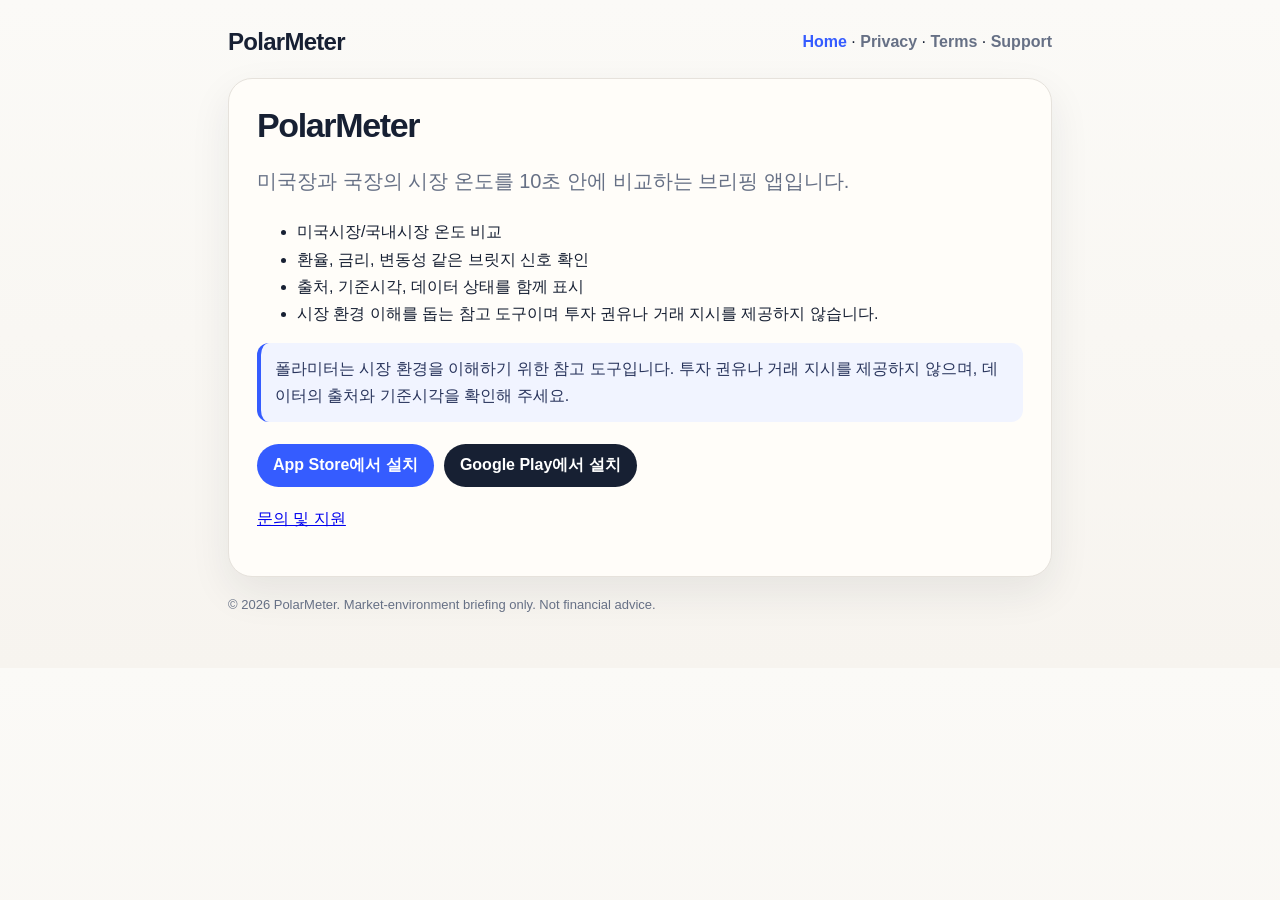
<file: index.html>
<!doctype html>
<html lang="ko">
<head>
  <meta charset="utf-8" />
  <meta name="viewport" content="width=device-width, initial-scale=1" />
  <title>PolarMeter · 미국장과 국장의 시장 온도</title>
  <meta name="description" content="미국장과 국장의 시장 온도를 비교하고, 주요 신호와 데이터 기준시각을 함께 확인하는 폴라미터 앱입니다." />
  <link rel="stylesheet" href="styles.css" />
</head>
<body>
  <main class="wrap">
    <header class="hero">
      <div class="brand">PolarMeter</div>
      <nav><a href="index.html" class="active">Home</a> · <a href="privacy.html">Privacy</a> · <a href="terms.html">Terms</a> · <a href="support.html">Support</a></nav>
    </header>
    <section class="card">

<h1>PolarMeter</h1>
<p class="lead">미국장과 국장의 시장 온도를 10초 안에 비교하는 브리핑 앱입니다.</p>
<ul>
  <li>미국시장/국내시장 온도 비교</li>
  <li>환율, 금리, 변동성 같은 브릿지 신호 확인</li>
  <li>출처, 기준시각, 데이터 상태를 함께 표시</li>
  <li>시장 환경 이해를 돕는 참고 도구이며 투자 권유나 거래 지시를 제공하지 않습니다.</li>
</ul>
<p class="note">폴라미터는 시장 환경을 이해하기 위한 참고 도구입니다. 투자 권유나 거래 지시를 제공하지 않으며, 데이터의 출처와 기준시각을 확인해 주세요.</p>
<div class="download-actions" aria-label="폴라미터 설치">
  <a class="button" href="https://apps.apple.com/kr/app/polarmeter/id6789834495">App Store에서 설치</a>
  <a class="button button-secondary" href="https://play.google.com/store/apps/details?id=com.pinklia.polarmeter&amp;hl=ko&amp;gl=KR">Google Play에서 설치</a>
</div>
<p><a href="support.html">문의 및 지원</a></p>

    </section>
    <footer>© 2026 PolarMeter. Market-environment briefing only. Not financial advice.</footer>
  </main>
</body>
</html>
</file>
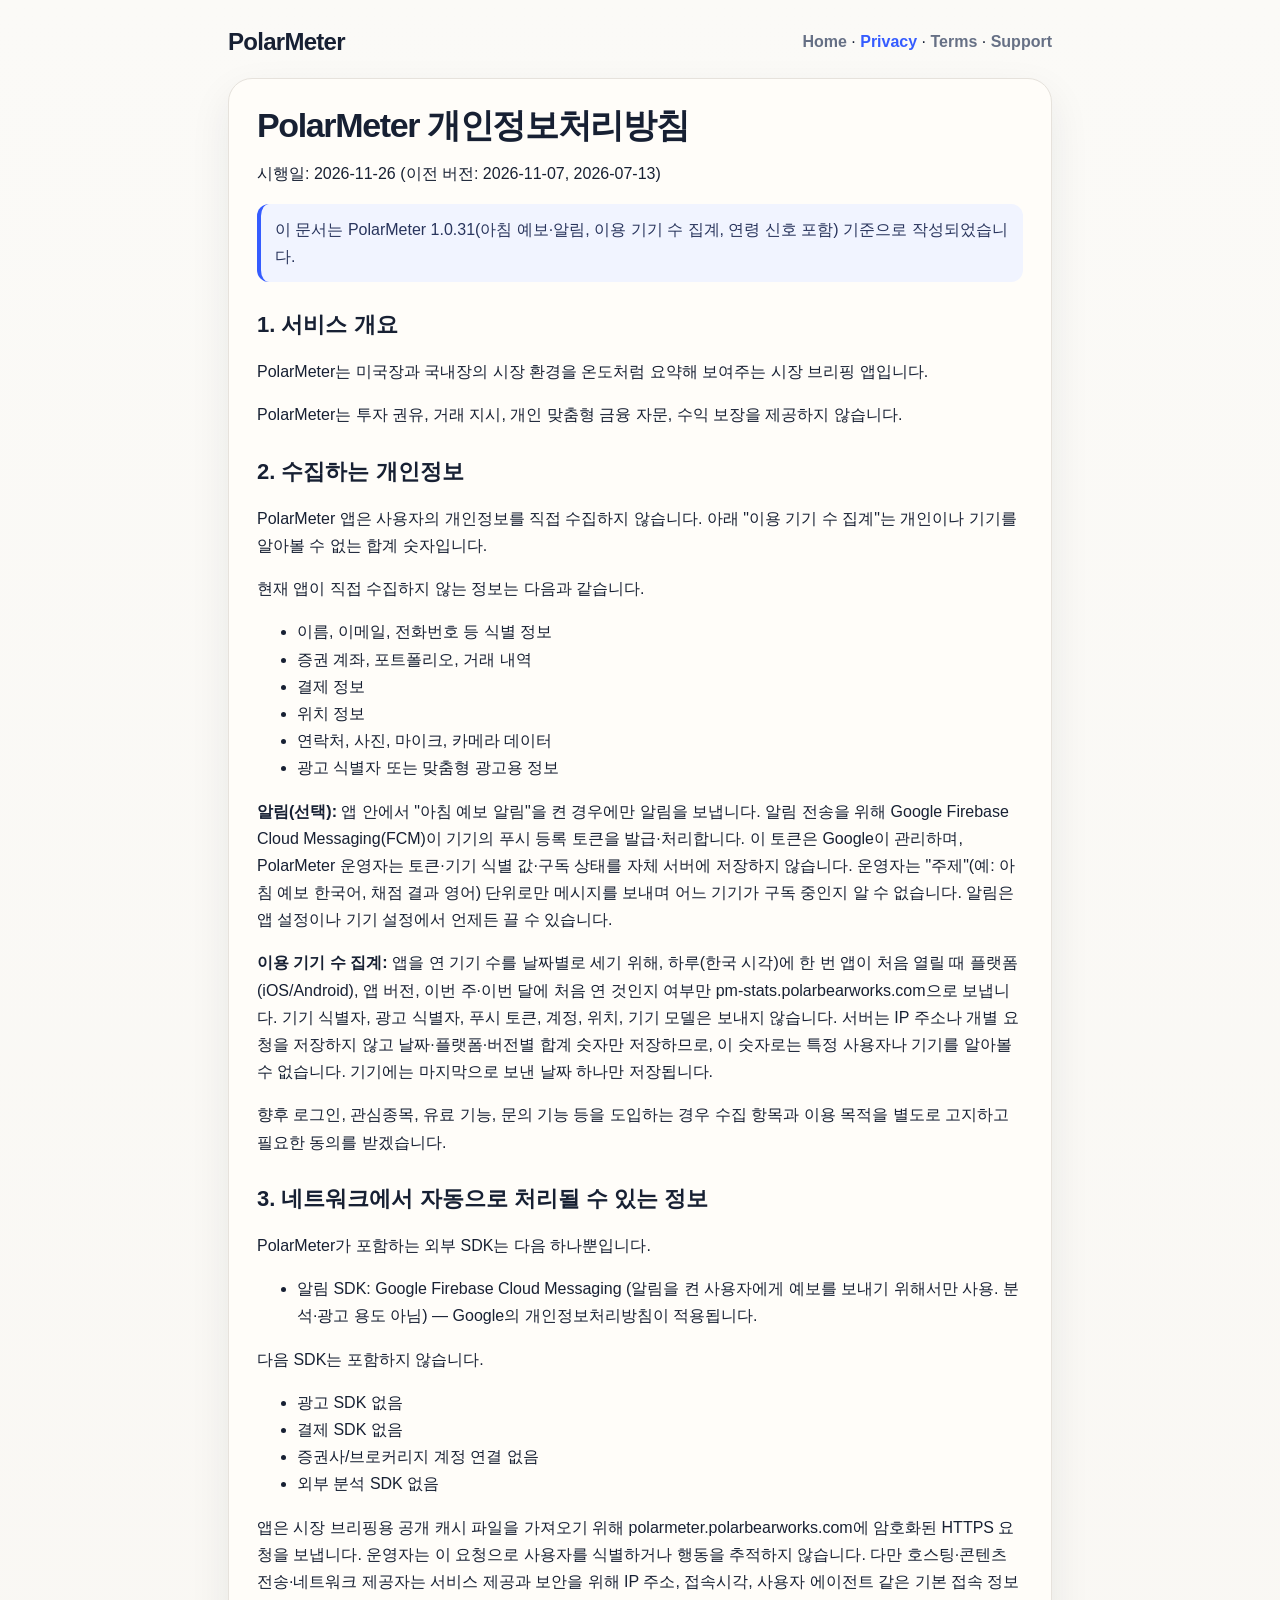
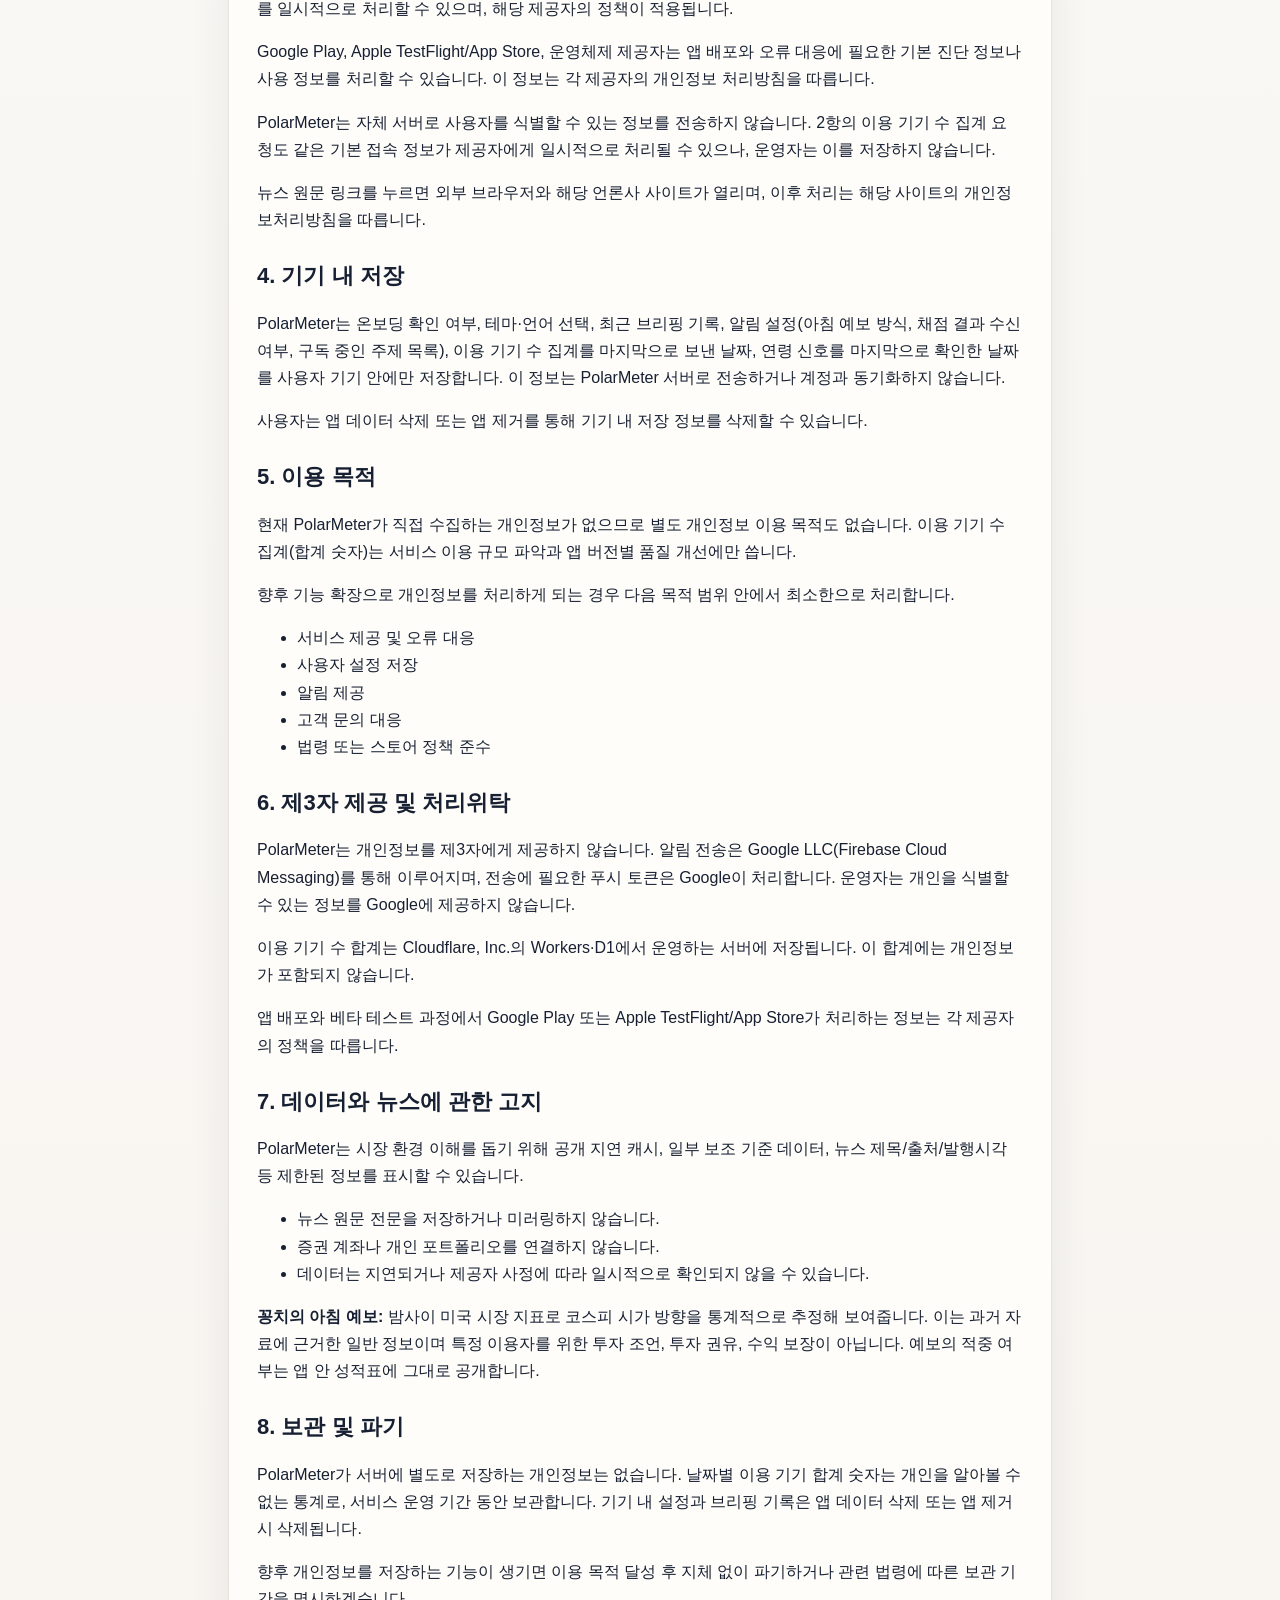
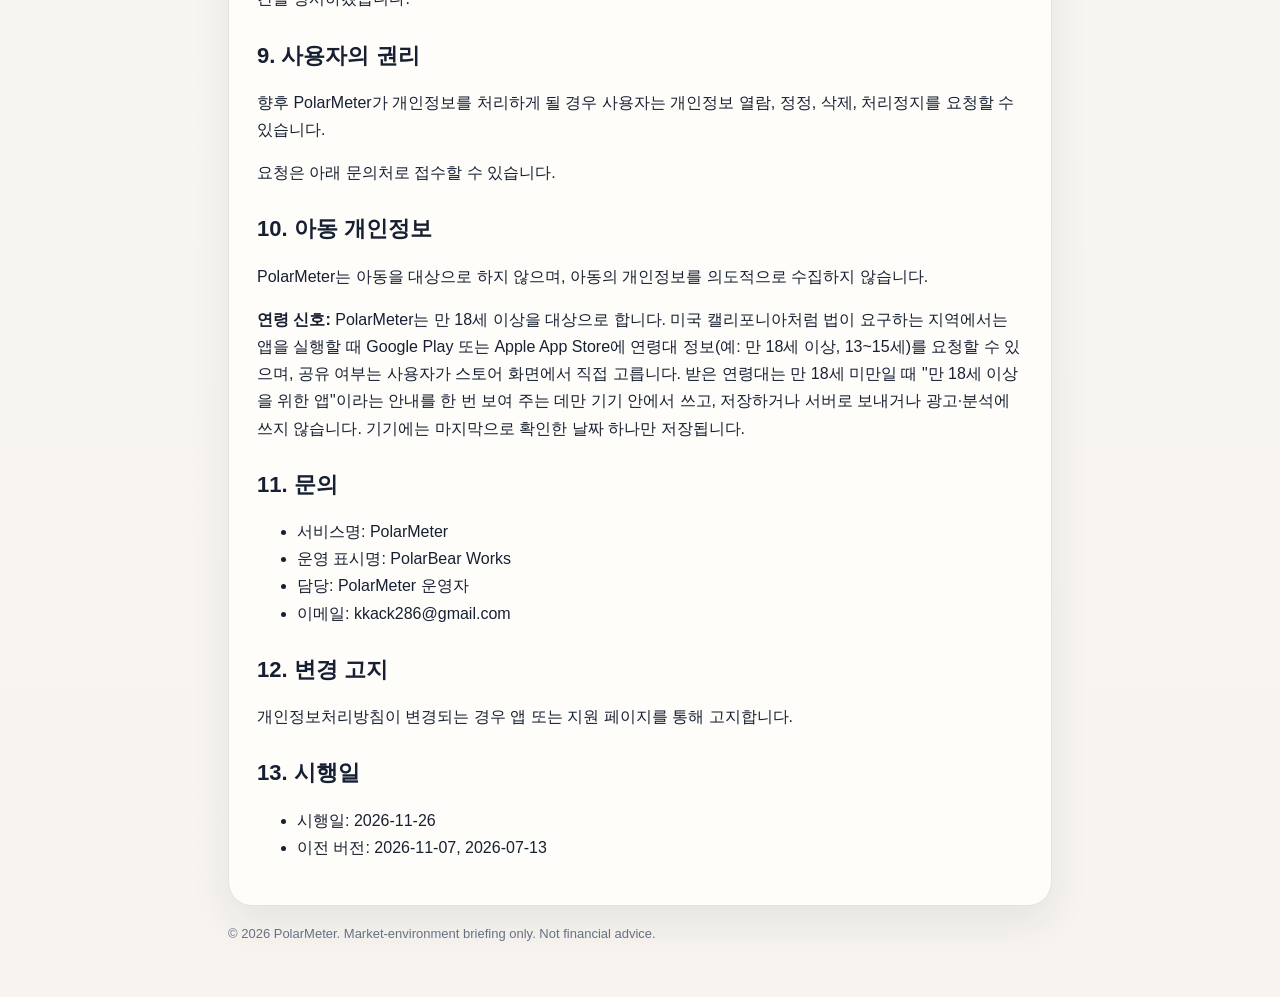
<file: privacy.html>
<!doctype html>
<html lang="ko">
<head>
  <meta charset="utf-8" />
  <meta name="viewport" content="width=device-width, initial-scale=1" />
  <title>Privacy Policy · PolarMeter</title>
  <link rel="stylesheet" href="styles.css" />
</head>
<body>
  <main class="wrap">
    <header class="hero">
      <div class="brand">PolarMeter</div>
      <nav><a href="index.html">Home</a> · <a href="privacy.html" class="active">Privacy</a> · <a href="terms.html">Terms</a> · <a href="support.html">Support</a></nav>
    </header>
    <section class="card">
<h1>PolarMeter 개인정보처리방침</h1>
<p>시행일: 2026-11-26 (이전 버전: 2026-11-07, 2026-07-13)</p>
<p class="note">이 문서는 PolarMeter 1.0.31(아침 예보·알림, 이용 기기 수 집계, 연령 신호 포함) 기준으로 작성되었습니다.</p>
<h2>1. 서비스 개요</h2>
<p>PolarMeter는 미국장과 국내장의 시장 환경을 온도처럼 요약해 보여주는 시장 브리핑 앱입니다.</p>
<p>PolarMeter는 투자 권유, 거래 지시, 개인 맞춤형 금융 자문, 수익 보장을 제공하지 않습니다.</p>
<h2>2. 수집하는 개인정보</h2>
<p>PolarMeter 앱은 사용자의 개인정보를 직접 수집하지 않습니다. 아래 "이용 기기 수 집계"는 개인이나 기기를 알아볼 수 없는 합계 숫자입니다.</p>
<p>현재 앱이 직접 수집하지 않는 정보는 다음과 같습니다.</p>
<ul>
<li>이름, 이메일, 전화번호 등 식별 정보</li>
<li>증권 계좌, 포트폴리오, 거래 내역</li>
<li>결제 정보</li>
<li>위치 정보</li>
<li>연락처, 사진, 마이크, 카메라 데이터</li>
<li>광고 식별자 또는 맞춤형 광고용 정보</li>
</ul>
<p><strong>알림(선택):</strong> 앱 안에서 "아침 예보 알림"을 켠 경우에만 알림을 보냅니다. 알림 전송을 위해 Google Firebase Cloud Messaging(FCM)이 기기의 푸시 등록 토큰을 발급·처리합니다. 이 토큰은 Google이 관리하며, PolarMeter 운영자는 토큰·기기 식별 값·구독 상태를 자체 서버에 저장하지 않습니다. 운영자는 "주제"(예: 아침 예보 한국어, 채점 결과 영어) 단위로만 메시지를 보내며 어느 기기가 구독 중인지 알 수 없습니다. 알림은 앱 설정이나 기기 설정에서 언제든 끌 수 있습니다.</p>
<p><strong>이용 기기 수 집계:</strong> 앱을 연 기기 수를 날짜별로 세기 위해, 하루(한국 시각)에 한 번 앱이 처음 열릴 때 플랫폼(iOS/Android), 앱 버전, 이번 주·이번 달에 처음 연 것인지 여부만 pm-stats.polarbearworks.com으로 보냅니다. 기기 식별자, 광고 식별자, 푸시 토큰, 계정, 위치, 기기 모델은 보내지 않습니다. 서버는 IP 주소나 개별 요청을 저장하지 않고 날짜·플랫폼·버전별 합계 숫자만 저장하므로, 이 숫자로는 특정 사용자나 기기를 알아볼 수 없습니다. 기기에는 마지막으로 보낸 날짜 하나만 저장됩니다.</p>
<p>향후 로그인, 관심종목, 유료 기능, 문의 기능 등을 도입하는 경우 수집 항목과 이용 목적을 별도로 고지하고 필요한 동의를 받겠습니다.</p>
<h2>3. 네트워크에서 자동으로 처리될 수 있는 정보</h2>
<p>PolarMeter가 포함하는 외부 SDK는 다음 하나뿐입니다.</p>
<ul>
<li>알림 SDK: Google Firebase Cloud Messaging (알림을 켠 사용자에게 예보를 보내기 위해서만 사용. 분석·광고 용도 아님) — Google의 개인정보처리방침이 적용됩니다.</li>
</ul>
<p>다음 SDK는 포함하지 않습니다.</p>
<ul>
<li>광고 SDK 없음</li>
<li>결제 SDK 없음</li>
<li>증권사/브로커리지 계정 연결 없음</li>
<li>외부 분석 SDK 없음</li>
</ul>
<p>앱은 시장 브리핑용 공개 캐시 파일을 가져오기 위해 polarmeter.polarbearworks.com에 암호화된 HTTPS 요청을 보냅니다. 운영자는 이 요청으로 사용자를 식별하거나 행동을 추적하지 않습니다. 다만 호스팅·콘텐츠 전송·네트워크 제공자는 서비스 제공과 보안을 위해 IP 주소, 접속시각, 사용자 에이전트 같은 기본 접속 정보를 일시적으로 처리할 수 있으며, 해당 제공자의 정책이 적용됩니다.</p>
<p>Google Play, Apple TestFlight/App Store, 운영체제 제공자는 앱 배포와 오류 대응에 필요한 기본 진단 정보나 사용 정보를 처리할 수 있습니다. 이 정보는 각 제공자의 개인정보 처리방침을 따릅니다.</p>
<p>PolarMeter는 자체 서버로 사용자를 식별할 수 있는 정보를 전송하지 않습니다. 2항의 이용 기기 수 집계 요청도 같은 기본 접속 정보가 제공자에게 일시적으로 처리될 수 있으나, 운영자는 이를 저장하지 않습니다.</p>
<p>뉴스 원문 링크를 누르면 외부 브라우저와 해당 언론사 사이트가 열리며, 이후 처리는 해당 사이트의 개인정보처리방침을 따릅니다.</p>
<h2>4. 기기 내 저장</h2>
<p>PolarMeter는 온보딩 확인 여부, 테마·언어 선택, 최근 브리핑 기록, 알림 설정(아침 예보 방식, 채점 결과 수신 여부, 구독 중인 주제 목록), 이용 기기 수 집계를 마지막으로 보낸 날짜, 연령 신호를 마지막으로 확인한 날짜를 사용자 기기 안에만 저장합니다. 이 정보는 PolarMeter 서버로 전송하거나 계정과 동기화하지 않습니다.</p>
<p>사용자는 앱 데이터 삭제 또는 앱 제거를 통해 기기 내 저장 정보를 삭제할 수 있습니다.</p>
<h2>5. 이용 목적</h2>
<p>현재 PolarMeter가 직접 수집하는 개인정보가 없으므로 별도 개인정보 이용 목적도 없습니다. 이용 기기 수 집계(합계 숫자)는 서비스 이용 규모 파악과 앱 버전별 품질 개선에만 씁니다.</p>
<p>향후 기능 확장으로 개인정보를 처리하게 되는 경우 다음 목적 범위 안에서 최소한으로 처리합니다.</p>
<ul>
<li>서비스 제공 및 오류 대응</li>
<li>사용자 설정 저장</li>
<li>알림 제공</li>
<li>고객 문의 대응</li>
<li>법령 또는 스토어 정책 준수</li>
</ul>
<h2>6. 제3자 제공 및 처리위탁</h2>
<p>PolarMeter는 개인정보를 제3자에게 제공하지 않습니다. 알림 전송은 Google LLC(Firebase Cloud Messaging)를 통해 이루어지며, 전송에 필요한 푸시 토큰은 Google이 처리합니다. 운영자는 개인을 식별할 수 있는 정보를 Google에 제공하지 않습니다.</p>
<p>이용 기기 수 합계는 Cloudflare, Inc.의 Workers·D1에서 운영하는 서버에 저장됩니다. 이 합계에는 개인정보가 포함되지 않습니다.</p>
<p>앱 배포와 베타 테스트 과정에서 Google Play 또는 Apple TestFlight/App Store가 처리하는 정보는 각 제공자의 정책을 따릅니다.</p>
<h2>7. 데이터와 뉴스에 관한 고지</h2>
<p>PolarMeter는 시장 환경 이해를 돕기 위해 공개 지연 캐시, 일부 보조 기준 데이터, 뉴스 제목/출처/발행시각 등 제한된 정보를 표시할 수 있습니다.</p>
<ul>
<li>뉴스 원문 전문을 저장하거나 미러링하지 않습니다.</li>
<li>증권 계좌나 개인 포트폴리오를 연결하지 않습니다.</li>
<li>데이터는 지연되거나 제공자 사정에 따라 일시적으로 확인되지 않을 수 있습니다.</li>
</ul>
<p><strong>꽁치의 아침 예보:</strong> 밤사이 미국 시장 지표로 코스피 시가 방향을 통계적으로 추정해 보여줍니다. 이는 과거 자료에 근거한 일반 정보이며 특정 이용자를 위한 투자 조언, 투자 권유, 수익 보장이 아닙니다. 예보의 적중 여부는 앱 안 성적표에 그대로 공개합니다.</p>
<h2>8. 보관 및 파기</h2>
<p>PolarMeter가 서버에 별도로 저장하는 개인정보는 없습니다. 날짜별 이용 기기 합계 숫자는 개인을 알아볼 수 없는 통계로, 서비스 운영 기간 동안 보관합니다. 기기 내 설정과 브리핑 기록은 앱 데이터 삭제 또는 앱 제거 시 삭제됩니다.</p>
<p>향후 개인정보를 저장하는 기능이 생기면 이용 목적 달성 후 지체 없이 파기하거나 관련 법령에 따른 보관 기간을 명시하겠습니다.</p>
<h2>9. 사용자의 권리</h2>
<p>향후 PolarMeter가 개인정보를 처리하게 될 경우 사용자는 개인정보 열람, 정정, 삭제, 처리정지를 요청할 수 있습니다.</p>
<p>요청은 아래 문의처로 접수할 수 있습니다.</p>
<h2>10. 아동 개인정보</h2>
<p>PolarMeter는 아동을 대상으로 하지 않으며, 아동의 개인정보를 의도적으로 수집하지 않습니다.</p>
<p><strong>연령 신호:</strong> PolarMeter는 만 18세 이상을 대상으로 합니다. 미국 캘리포니아처럼 법이 요구하는 지역에서는 앱을 실행할 때 Google Play 또는 Apple App Store에 연령대 정보(예: 만 18세 이상, 13~15세)를 요청할 수 있으며, 공유 여부는 사용자가 스토어 화면에서 직접 고릅니다. 받은 연령대는 만 18세 미만일 때 "만 18세 이상을 위한 앱"이라는 안내를 한 번 보여 주는 데만 기기 안에서 쓰고, 저장하거나 서버로 보내거나 광고·분석에 쓰지 않습니다. 기기에는 마지막으로 확인한 날짜 하나만 저장됩니다.</p>
<h2>11. 문의</h2>
<ul>
<li>서비스명: PolarMeter</li>
<li>운영 표시명: PolarBear Works</li>
<li>담당: PolarMeter 운영자</li>
<li>이메일: kkack286@gmail.com</li>
</ul>
<h2>12. 변경 고지</h2>
<p>개인정보처리방침이 변경되는 경우 앱 또는 지원 페이지를 통해 고지합니다.</p>
<h2>13. 시행일</h2>
<ul>
<li>시행일: 2026-11-26</li>
<li>이전 버전: 2026-11-07, 2026-07-13</li>
</ul>
    </section>
    <footer>© 2026 PolarMeter. Market-environment briefing only. Not financial advice.</footer>
  </main>
</body>
</html>
</file>
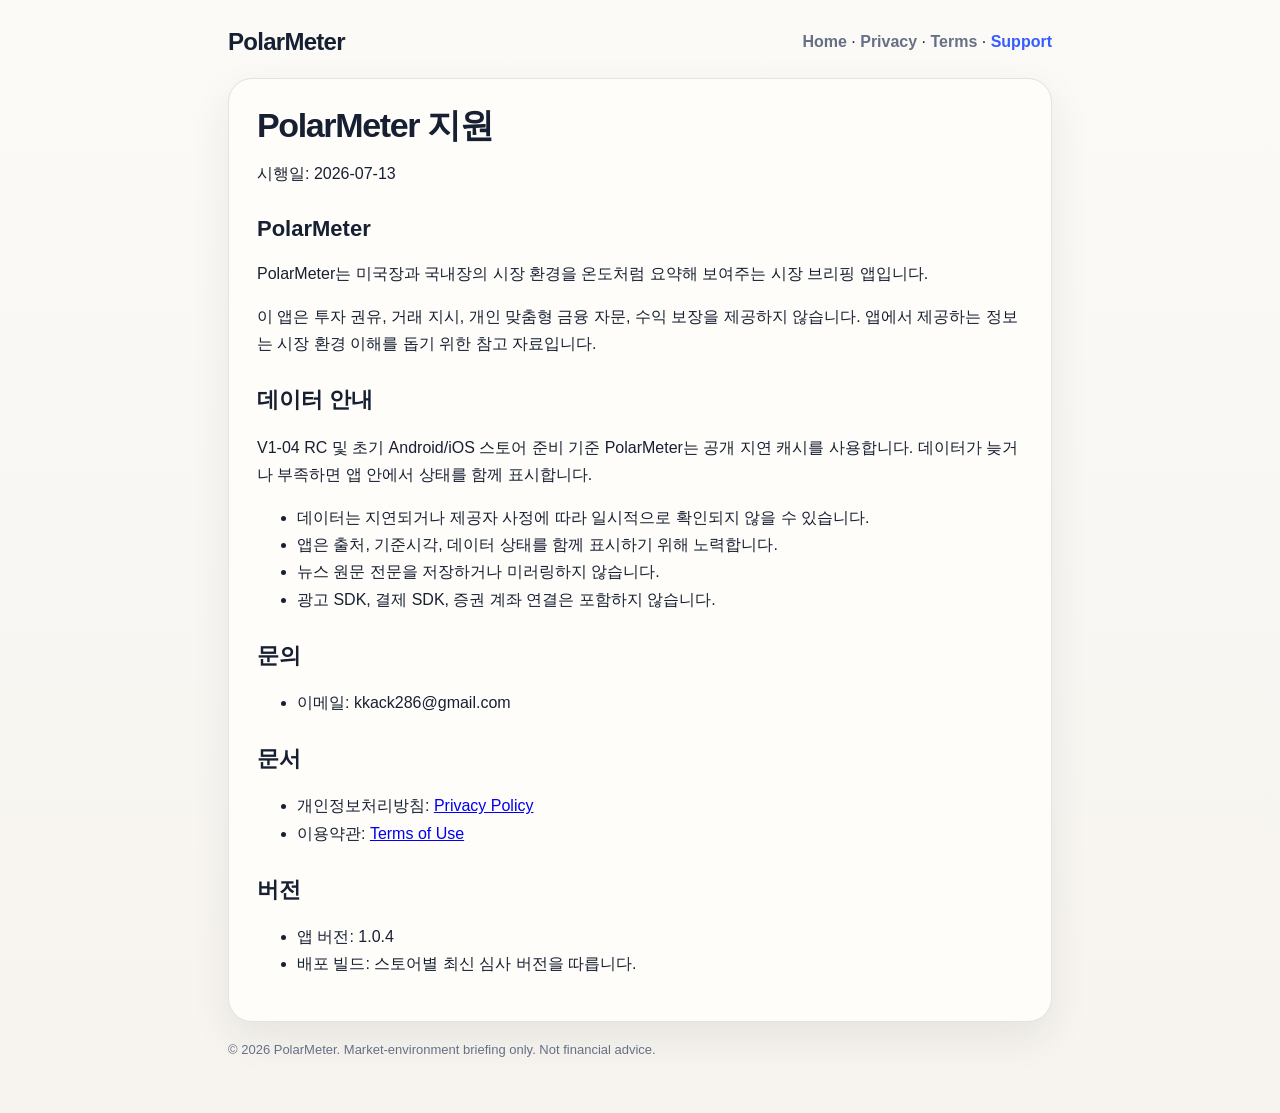
<file: support.html>
<!doctype html>
<html lang="ko">
<head>
  <meta charset="utf-8" />
  <meta name="viewport" content="width=device-width, initial-scale=1" />
  <title>Support · PolarMeter</title>
  <link rel="stylesheet" href="styles.css" />
</head>
<body>
  <main class="wrap">
    <header class="hero">
      <div class="brand">PolarMeter</div>
      <nav><a href="index.html">Home</a> · <a href="privacy.html">Privacy</a> · <a href="terms.html">Terms</a> · <a href="support.html" class="active">Support</a></nav>
    </header>
    <section class="card">
<h1>PolarMeter 지원</h1>
<p>시행일: 2026-07-13</p>
<h2>PolarMeter</h2>
<p>PolarMeter는 미국장과 국내장의 시장 환경을 온도처럼 요약해 보여주는 시장 브리핑 앱입니다.</p>
<p>이 앱은 투자 권유, 거래 지시, 개인 맞춤형 금융 자문, 수익 보장을 제공하지 않습니다. 앱에서 제공하는 정보는 시장 환경 이해를 돕기 위한 참고 자료입니다.</p>
<h2>데이터 안내</h2>
<p>V1-04 RC 및 초기 Android/iOS 스토어 준비 기준 PolarMeter는 공개 지연 캐시를 사용합니다. 데이터가 늦거나 부족하면 앱 안에서 상태를 함께 표시합니다.</p>
<ul>
<li>데이터는 지연되거나 제공자 사정에 따라 일시적으로 확인되지 않을 수 있습니다.</li>
<li>앱은 출처, 기준시각, 데이터 상태를 함께 표시하기 위해 노력합니다.</li>
<li>뉴스 원문 전문을 저장하거나 미러링하지 않습니다.</li>
<li>광고 SDK, 결제 SDK, 증권 계좌 연결은 포함하지 않습니다.</li>
</ul>
<h2>문의</h2>
<ul>
<li>이메일: kkack286@gmail.com</li>
</ul>
<h2>문서</h2>
<ul>
<li>개인정보처리방침: <a href="privacy.html">Privacy Policy</a></li>
<li>이용약관: <a href="terms.html">Terms of Use</a></li>
</ul>
<h2>버전</h2>
<ul>
<li>앱 버전: 1.0.4</li>
<li>배포 빌드: 스토어별 최신 심사 버전을 따릅니다.</li>
</ul>
    </section>
    <footer>© 2026 PolarMeter. Market-environment briefing only. Not financial advice.</footer>
  </main>
</body>
</html>
</file>
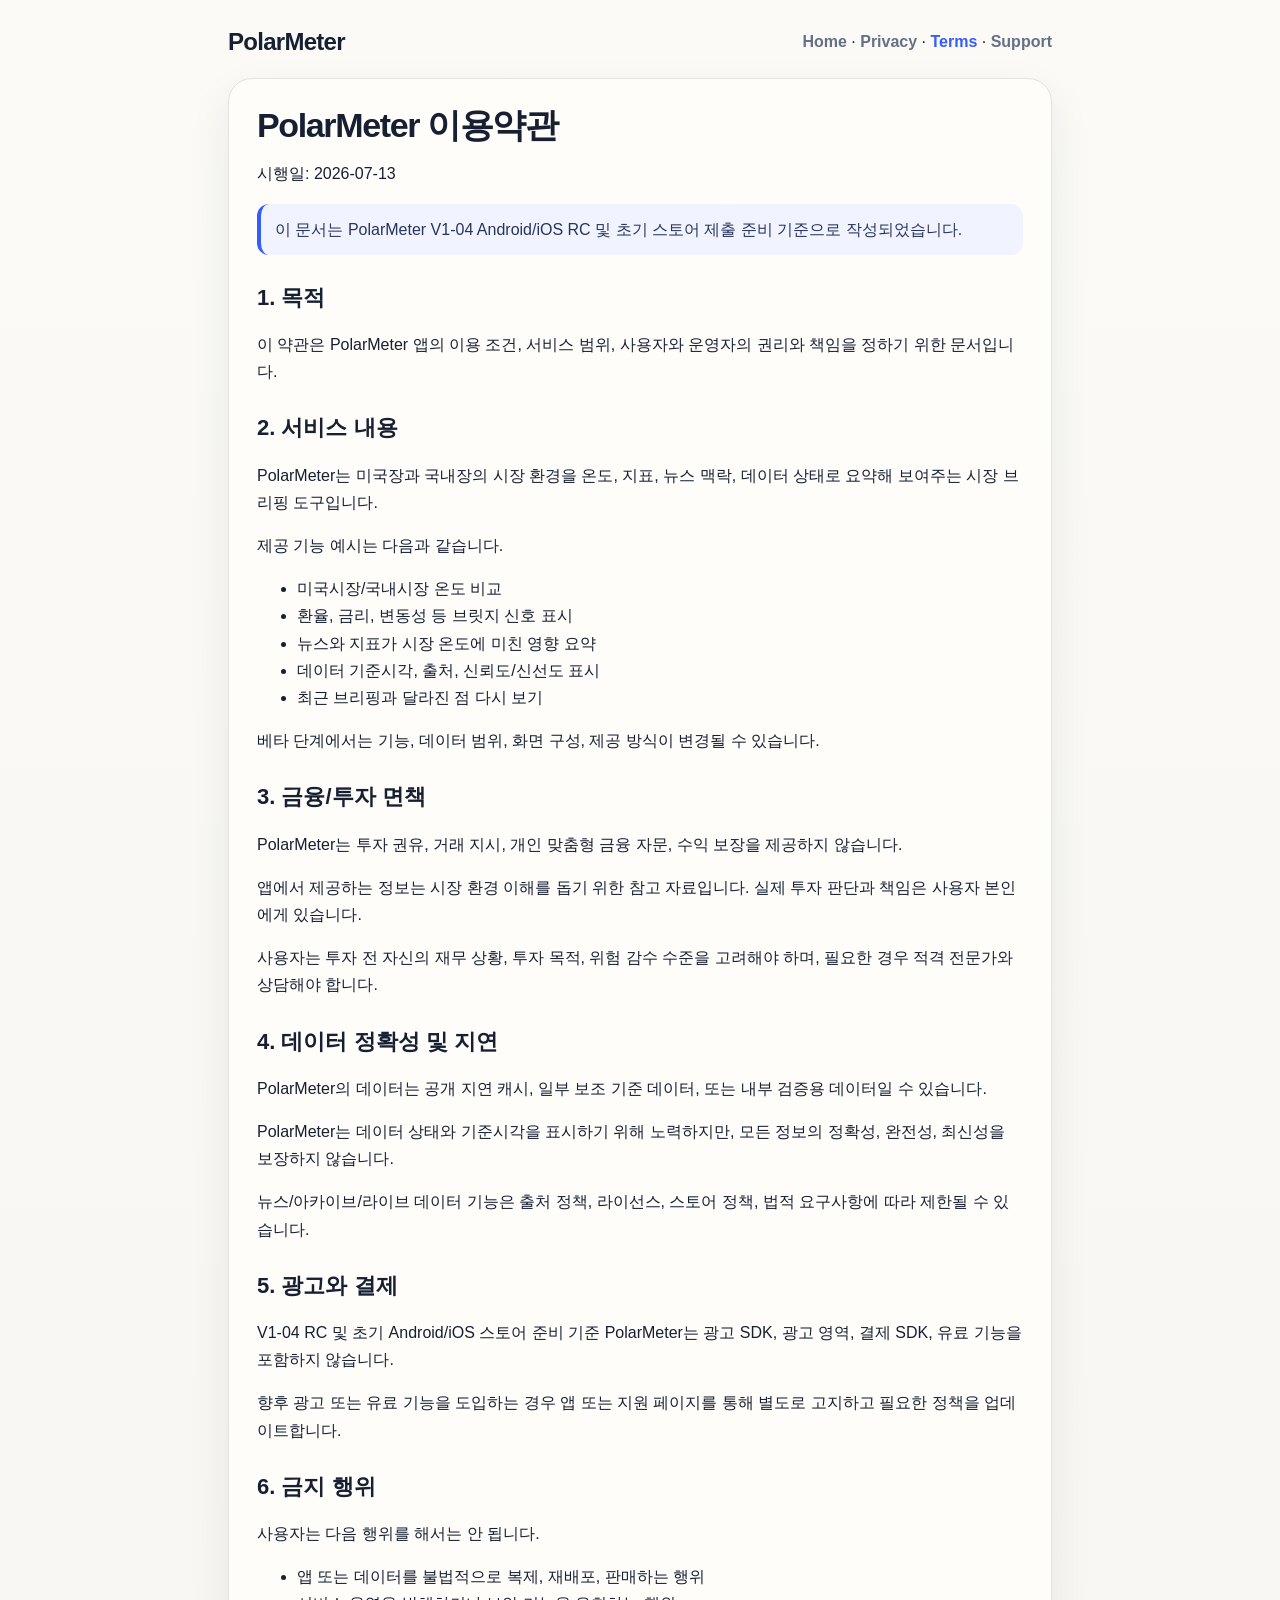
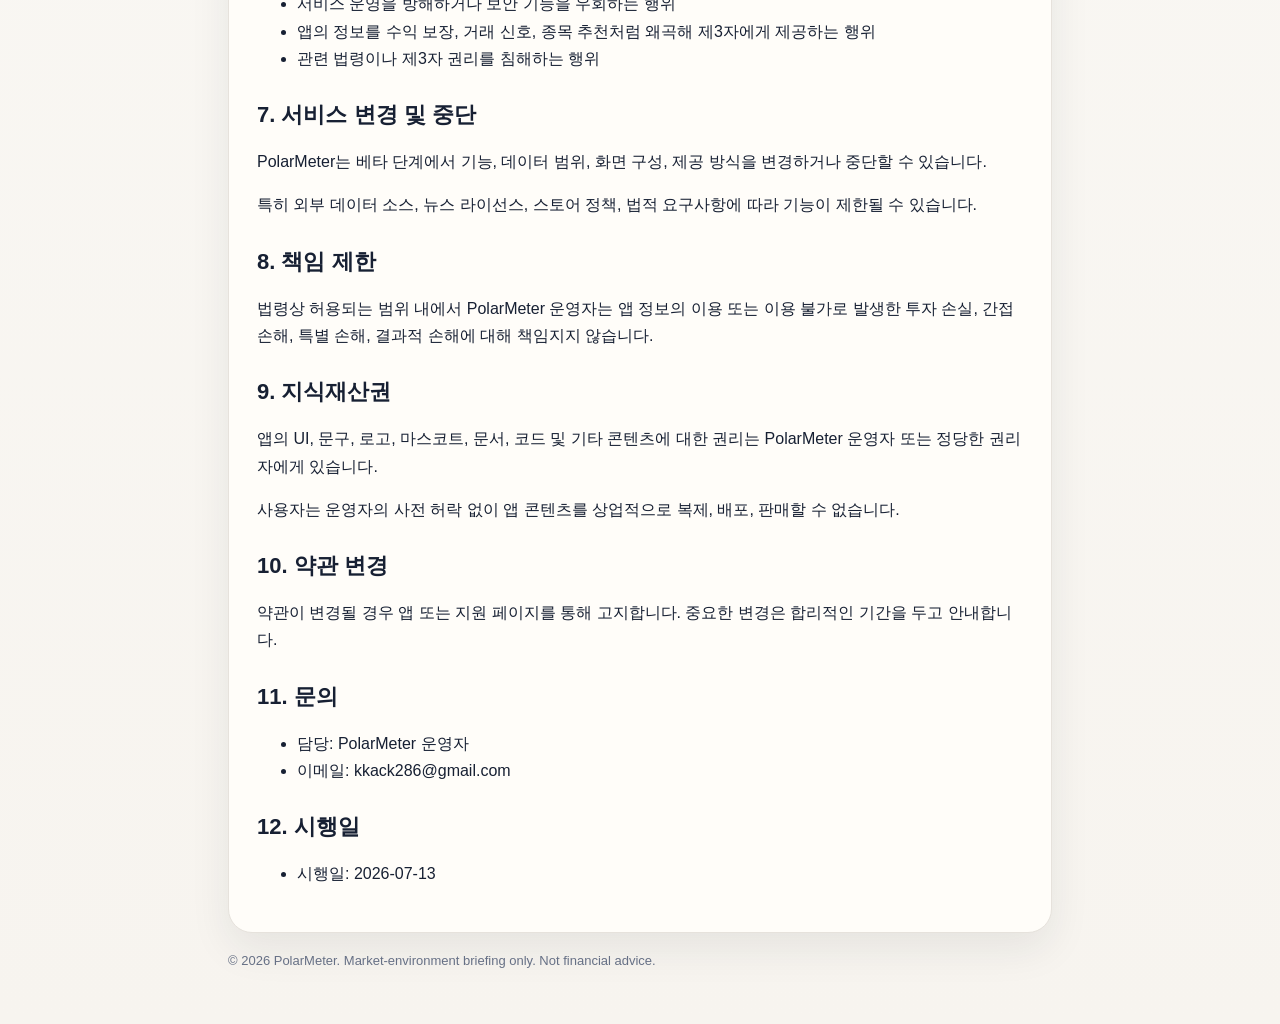
<file: terms.html>
<!doctype html>
<html lang="ko">
<head>
  <meta charset="utf-8" />
  <meta name="viewport" content="width=device-width, initial-scale=1" />
  <title>Terms of Use · PolarMeter</title>
  <link rel="stylesheet" href="styles.css" />
</head>
<body>
  <main class="wrap">
    <header class="hero">
      <div class="brand">PolarMeter</div>
      <nav><a href="index.html">Home</a> · <a href="privacy.html">Privacy</a> · <a href="terms.html" class="active">Terms</a> · <a href="support.html">Support</a></nav>
    </header>
    <section class="card">
<h1>PolarMeter 이용약관</h1>
<p>시행일: 2026-07-13</p>
<p class="note">이 문서는 PolarMeter V1-04 Android/iOS RC 및 초기 스토어 제출 준비 기준으로 작성되었습니다.</p>
<h2>1. 목적</h2>
<p>이 약관은 PolarMeter 앱의 이용 조건, 서비스 범위, 사용자와 운영자의 권리와 책임을 정하기 위한 문서입니다.</p>
<h2>2. 서비스 내용</h2>
<p>PolarMeter는 미국장과 국내장의 시장 환경을 온도, 지표, 뉴스 맥락, 데이터 상태로 요약해 보여주는 시장 브리핑 도구입니다.</p>
<p>제공 기능 예시는 다음과 같습니다.</p>
<ul>
<li>미국시장/국내시장 온도 비교</li>
<li>환율, 금리, 변동성 등 브릿지 신호 표시</li>
<li>뉴스와 지표가 시장 온도에 미친 영향 요약</li>
<li>데이터 기준시각, 출처, 신뢰도/신선도 표시</li>
<li>최근 브리핑과 달라진 점 다시 보기</li>
</ul>
<p>베타 단계에서는 기능, 데이터 범위, 화면 구성, 제공 방식이 변경될 수 있습니다.</p>
<h2>3. 금융/투자 면책</h2>
<p>PolarMeter는 투자 권유, 거래 지시, 개인 맞춤형 금융 자문, 수익 보장을 제공하지 않습니다.</p>
<p>앱에서 제공하는 정보는 시장 환경 이해를 돕기 위한 참고 자료입니다. 실제 투자 판단과 책임은 사용자 본인에게 있습니다.</p>
<p>사용자는 투자 전 자신의 재무 상황, 투자 목적, 위험 감수 수준을 고려해야 하며, 필요한 경우 적격 전문가와 상담해야 합니다.</p>
<h2>4. 데이터 정확성 및 지연</h2>
<p>PolarMeter의 데이터는 공개 지연 캐시, 일부 보조 기준 데이터, 또는 내부 검증용 데이터일 수 있습니다.</p>
<p>PolarMeter는 데이터 상태와 기준시각을 표시하기 위해 노력하지만, 모든 정보의 정확성, 완전성, 최신성을 보장하지 않습니다.</p>
<p>뉴스/아카이브/라이브 데이터 기능은 출처 정책, 라이선스, 스토어 정책, 법적 요구사항에 따라 제한될 수 있습니다.</p>
<h2>5. 광고와 결제</h2>
<p>V1-04 RC 및 초기 Android/iOS 스토어 준비 기준 PolarMeter는 광고 SDK, 광고 영역, 결제 SDK, 유료 기능을 포함하지 않습니다.</p>
<p>향후 광고 또는 유료 기능을 도입하는 경우 앱 또는 지원 페이지를 통해 별도로 고지하고 필요한 정책을 업데이트합니다.</p>
<h2>6. 금지 행위</h2>
<p>사용자는 다음 행위를 해서는 안 됩니다.</p>
<ul>
<li>앱 또는 데이터를 불법적으로 복제, 재배포, 판매하는 행위</li>
<li>서비스 운영을 방해하거나 보안 기능을 우회하는 행위</li>
<li>앱의 정보를 수익 보장, 거래 신호, 종목 추천처럼 왜곡해 제3자에게 제공하는 행위</li>
<li>관련 법령이나 제3자 권리를 침해하는 행위</li>
</ul>
<h2>7. 서비스 변경 및 중단</h2>
<p>PolarMeter는 베타 단계에서 기능, 데이터 범위, 화면 구성, 제공 방식을 변경하거나 중단할 수 있습니다.</p>
<p>특히 외부 데이터 소스, 뉴스 라이선스, 스토어 정책, 법적 요구사항에 따라 기능이 제한될 수 있습니다.</p>
<h2>8. 책임 제한</h2>
<p>법령상 허용되는 범위 내에서 PolarMeter 운영자는 앱 정보의 이용 또는 이용 불가로 발생한 투자 손실, 간접 손해, 특별 손해, 결과적 손해에 대해 책임지지 않습니다.</p>
<h2>9. 지식재산권</h2>
<p>앱의 UI, 문구, 로고, 마스코트, 문서, 코드 및 기타 콘텐츠에 대한 권리는 PolarMeter 운영자 또는 정당한 권리자에게 있습니다.</p>
<p>사용자는 운영자의 사전 허락 없이 앱 콘텐츠를 상업적으로 복제, 배포, 판매할 수 없습니다.</p>
<h2>10. 약관 변경</h2>
<p>약관이 변경될 경우 앱 또는 지원 페이지를 통해 고지합니다. 중요한 변경은 합리적인 기간을 두고 안내합니다.</p>
<h2>11. 문의</h2>
<ul>
<li>담당: PolarMeter 운영자</li>
<li>이메일: kkack286@gmail.com</li>
</ul>
<h2>12. 시행일</h2>
<ul>
<li>시행일: 2026-07-13</li>
</ul>
    </section>
    <footer>© 2026 PolarMeter. Market-environment briefing only. Not financial advice.</footer>
  </main>
</body>
</html>
</file>
<file: styles.css>
:root { color-scheme: light; --ink:#172033; --muted:#667085; --line:#e6e2dc; --bg:#f7f4ef; --card:#fffdf9; --accent:#355cff; }
* { box-sizing:border-box; }
body { margin:0; font-family:-apple-system,BlinkMacSystemFont,"Segoe UI",sans-serif; color:var(--ink); background:linear-gradient(180deg,#fbfaf7,var(--bg)); }
.wrap { max-width:860px; margin:0 auto; padding:28px 18px 56px; }
.hero { display:flex; justify-content:space-between; gap:16px; align-items:center; margin-bottom:22px; }
.brand { font-size:24px; font-weight:800; letter-spacing:-0.03em; }
nav a { color:var(--muted); text-decoration:none; font-weight:600; }
nav a.active { color:var(--accent); }
.card { background:var(--card); border:1px solid var(--line); border-radius:24px; padding:28px; box-shadow:0 16px 40px rgba(23,32,51,.08); }
h1 { font-size:34px; line-height:1.1; margin:0 0 16px; letter-spacing:-0.04em; }
h2 { margin-top:28px; font-size:22px; }
h3 { margin-top:22px; font-size:18px; }
p, li { font-size:16px; line-height:1.7; }
.lead { font-size:20px; color:var(--muted); }
.note { border-left:4px solid var(--accent); background:#f1f4ff; padding:12px 14px; border-radius:12px; color:#28345c; }
.button { display:inline-block; padding:11px 16px; background:var(--accent); color:white; text-decoration:none; border-radius:999px; font-weight:700; }
.download-actions { display:flex; flex-wrap:wrap; gap:10px; margin:22px 0 18px; }
.button-secondary { background:var(--ink); }
@media (max-width:480px) { .download-actions .button { width:100%; text-align:center; } }
footer { margin-top:20px; color:var(--muted); font-size:13px; }
</file>
